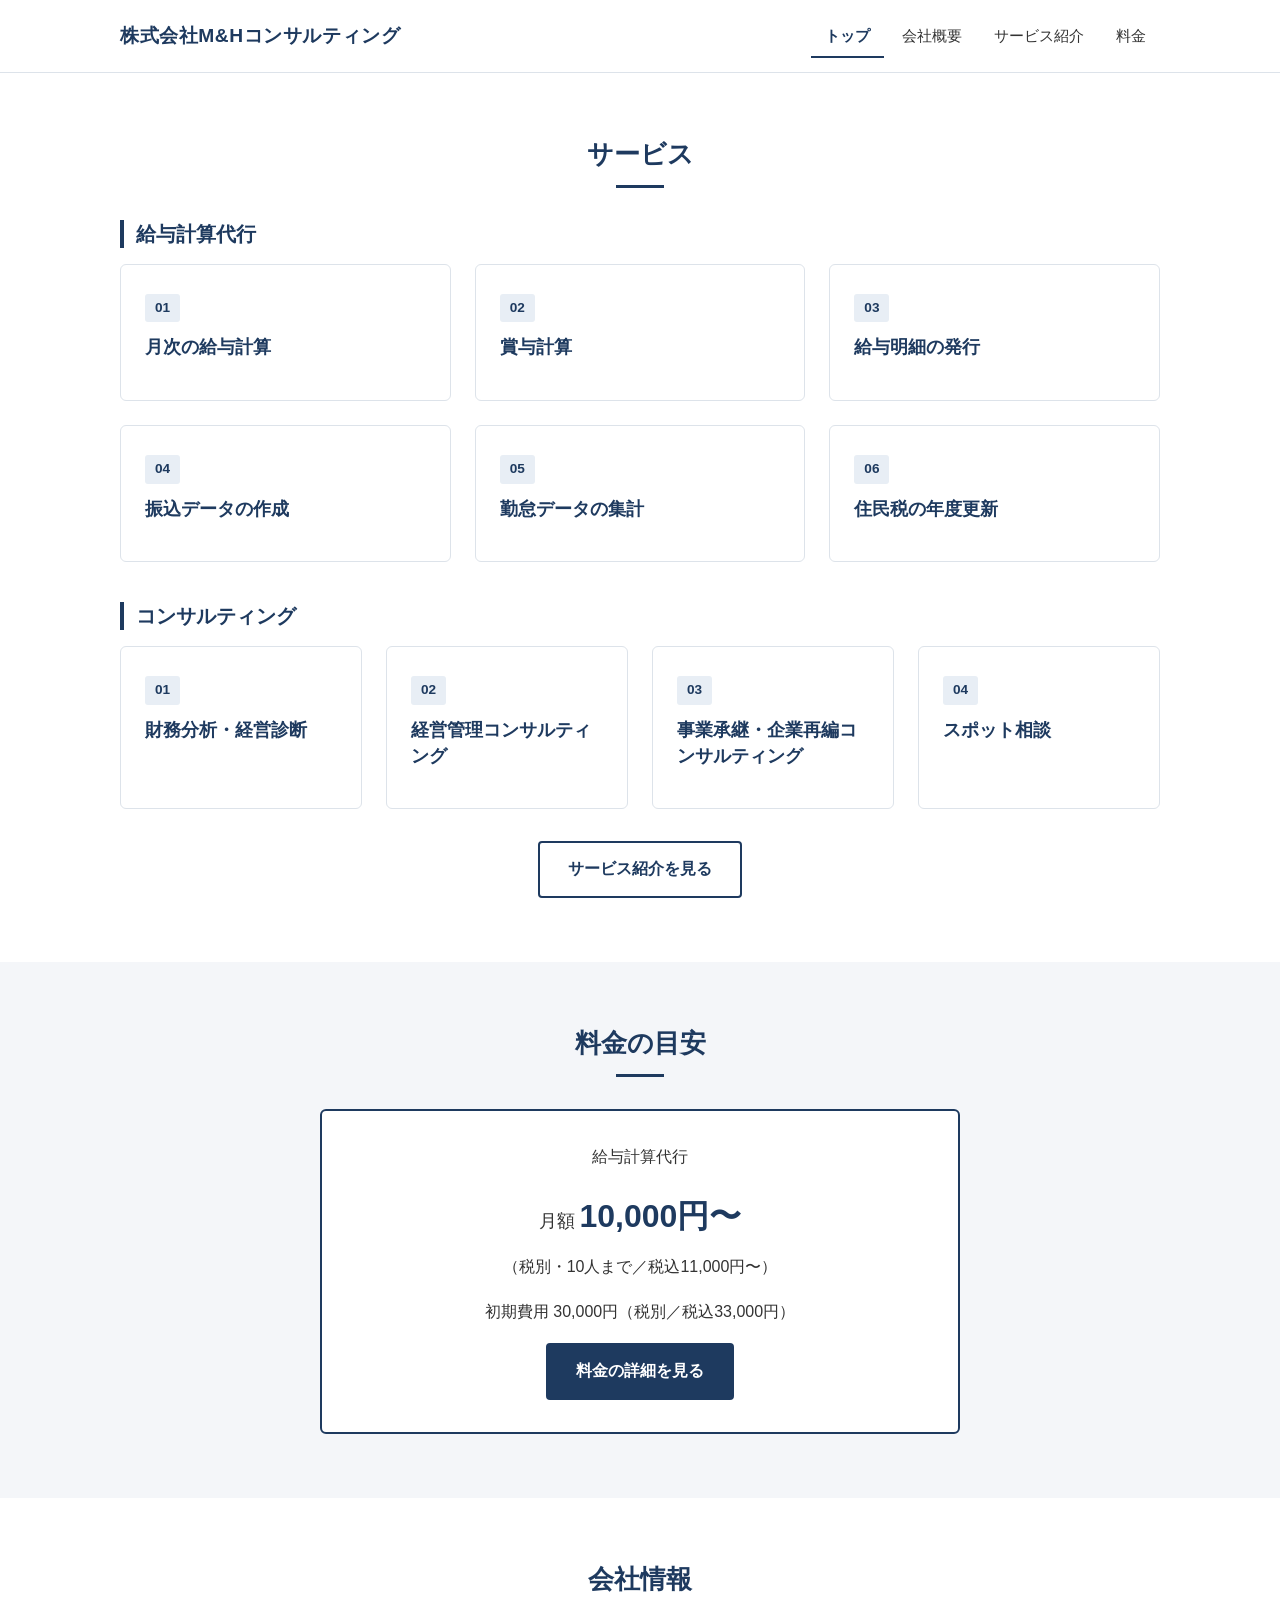
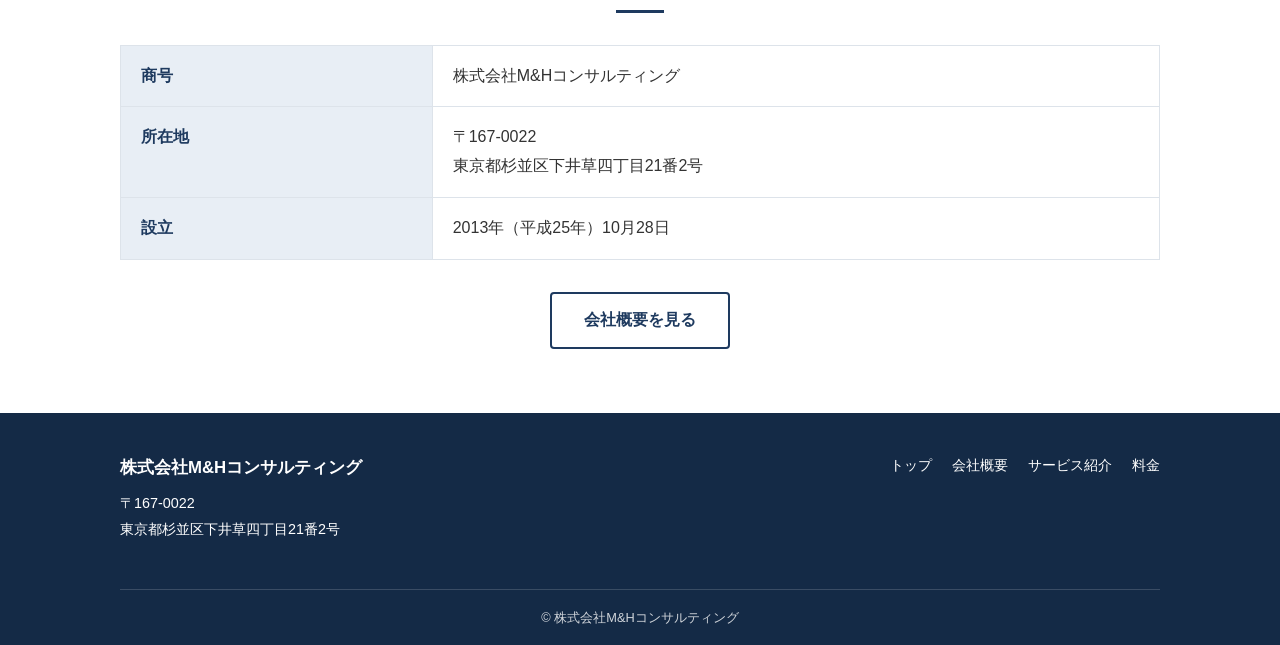
<file: index.html>
<!DOCTYPE html>
<html lang="ja">
<head>
  <meta charset="UTF-8">
  <meta name="viewport" content="width=device-width, initial-scale=1">
  <!-- ▼ページの名前（ブラウザのタブに表示されます） -->
  <title>株式会社M&amp;Hコンサルティング｜給与計算代行・経営コンサルティング</title>
  <!-- ▼検索結果に表示される説明文 -->
  <meta name="description" content="株式会社M&amp;Hコンサルティングは、東京都杉並区の会社です。月次の給与計算・賞与計算・給与明細の発行などの給与計算代行と、財務分析・経営管理・事業承継のコンサルティングを行っています。">
  <link rel="stylesheet" href="css/style.css">
</head>
<body>

  <!-- ===== ヘッダー（全ページ共通：変更するときは4ファイルすべて直してください） ===== -->
  <!-- ※トップページだけ、社名を <h1> で囲んでいます（検索エンジン向け。見た目は他のページと同じです） -->
  <header class="site-header">
    <div class="container header-inner">
      <h1 class="logo-heading"><a href="index.html" class="logo">株式会社M&amp;Hコンサルティング</a></h1>
      <nav class="global-nav" aria-label="メインメニュー">
        <ul>
          <li><a href="index.html" aria-current="page">トップ</a></li>
          <li><a href="company.html">会社概要</a></li>
          <li><a href="services.html">サービス紹介</a></li>
          <li><a href="pricing.html">料金</a></li>
        </ul>
      </nav>
    </div>
  </header>
  <!-- ===== ヘッダーここまで ===== -->

  <main>

    <!-- ===== サービス ===== -->
    <section class="section">
      <div class="container">
        <h2 class="section-title">サービス</h2>

        <h3 class="sub-title">給与計算代行</h3>
        <div class="card-grid card-grid-compact">
          <div class="card">
            <span class="card-number">01</span>
            <h4>月次の給与計算</h4>
          </div>
          <div class="card">
            <span class="card-number">02</span>
            <h4>賞与計算</h4>
          </div>
          <div class="card">
            <span class="card-number">03</span>
            <h4>給与明細の発行</h4>
          </div>
          <div class="card">
            <span class="card-number">04</span>
            <h4>振込データの作成</h4>
          </div>
          <div class="card">
            <span class="card-number">05</span>
            <h4>勤怠データの集計</h4>
          </div>
          <div class="card">
            <span class="card-number">06</span>
            <h4>住民税の年度更新</h4>
          </div>
        </div>

        <h3 class="sub-title">コンサルティング</h3>
        <div class="card-grid card-grid-4 card-grid-compact">
          <div class="card">
            <span class="card-number">01</span>
            <h4>財務分析・経営診断</h4>
          </div>
          <div class="card">
            <span class="card-number">02</span>
            <h4>経営管理コンサルティング</h4>
          </div>
          <div class="card">
            <span class="card-number">03</span>
            <h4>事業承継・企業再編コンサルティング</h4>
          </div>
          <div class="card">
            <span class="card-number">04</span>
            <h4>スポット相談</h4>
          </div>
        </div>

        <div class="section-more">
          <a href="services.html" class="btn btn-outline">サービス紹介を見る</a>
        </div>
      </div>
    </section>

    <!-- ===== 料金の目安（料金ページの金額を変えたら、ここも直してください） ===== -->
    <section class="section section-gray">
      <div class="container">
        <h2 class="section-title">料金の目安</h2>
        <div class="price-summary">
          <p>給与計算代行</p>
          <p class="price-summary-main">月額 <strong>10,000円〜</strong></p>
          <p>（税別・10人まで／税込11,000円〜）</p>
          <p>初期費用 30,000円（税別／税込33,000円）</p>
          <a href="pricing.html" class="btn btn-primary">料金の詳細を見る</a>
        </div>
      </div>
    </section>

    <!-- ===== 会社情報 ===== -->
    <section class="section">
      <div class="container">
        <h2 class="section-title">会社情報</h2>
        <table class="info-table">
          <tr>
            <th>商号</th>
            <td>株式会社M&amp;Hコンサルティング</td>
          </tr>
          <tr>
            <th>所在地</th>
            <td>〒167-0022<br>東京都杉並区下井草四丁目21番2号</td>
          </tr>
          <tr>
            <th>設立</th>
            <td>2013年（平成25年）10月28日</td>
          </tr>
        </table>
        <div class="section-more">
          <a href="company.html" class="btn btn-outline">会社概要を見る</a>
        </div>
      </div>
    </section>


  </main>

  <!-- ===== フッター（全ページ共通：変更するときは4ファイルすべて直してください） ===== -->
  <footer class="site-footer">
    <div class="container">
      <div class="footer-inner">
        <div>
          <p class="footer-name">株式会社M&amp;Hコンサルティング</p>
          <p>〒167-0022<br>東京都杉並区下井草四丁目21番2号</p>
        </div>
        <nav class="footer-nav" aria-label="フッターメニュー">
          <ul>
            <li><a href="index.html">トップ</a></li>
            <li><a href="company.html">会社概要</a></li>
            <li><a href="services.html">サービス紹介</a></li>
            <li><a href="pricing.html">料金</a></li>
          </ul>
        </nav>
      </div>
      <p class="copyright">&copy; 株式会社M&amp;Hコンサルティング</p>
    </div>
  </footer>
  <!-- ===== フッターここまで ===== -->

</body>
</html>
</file>
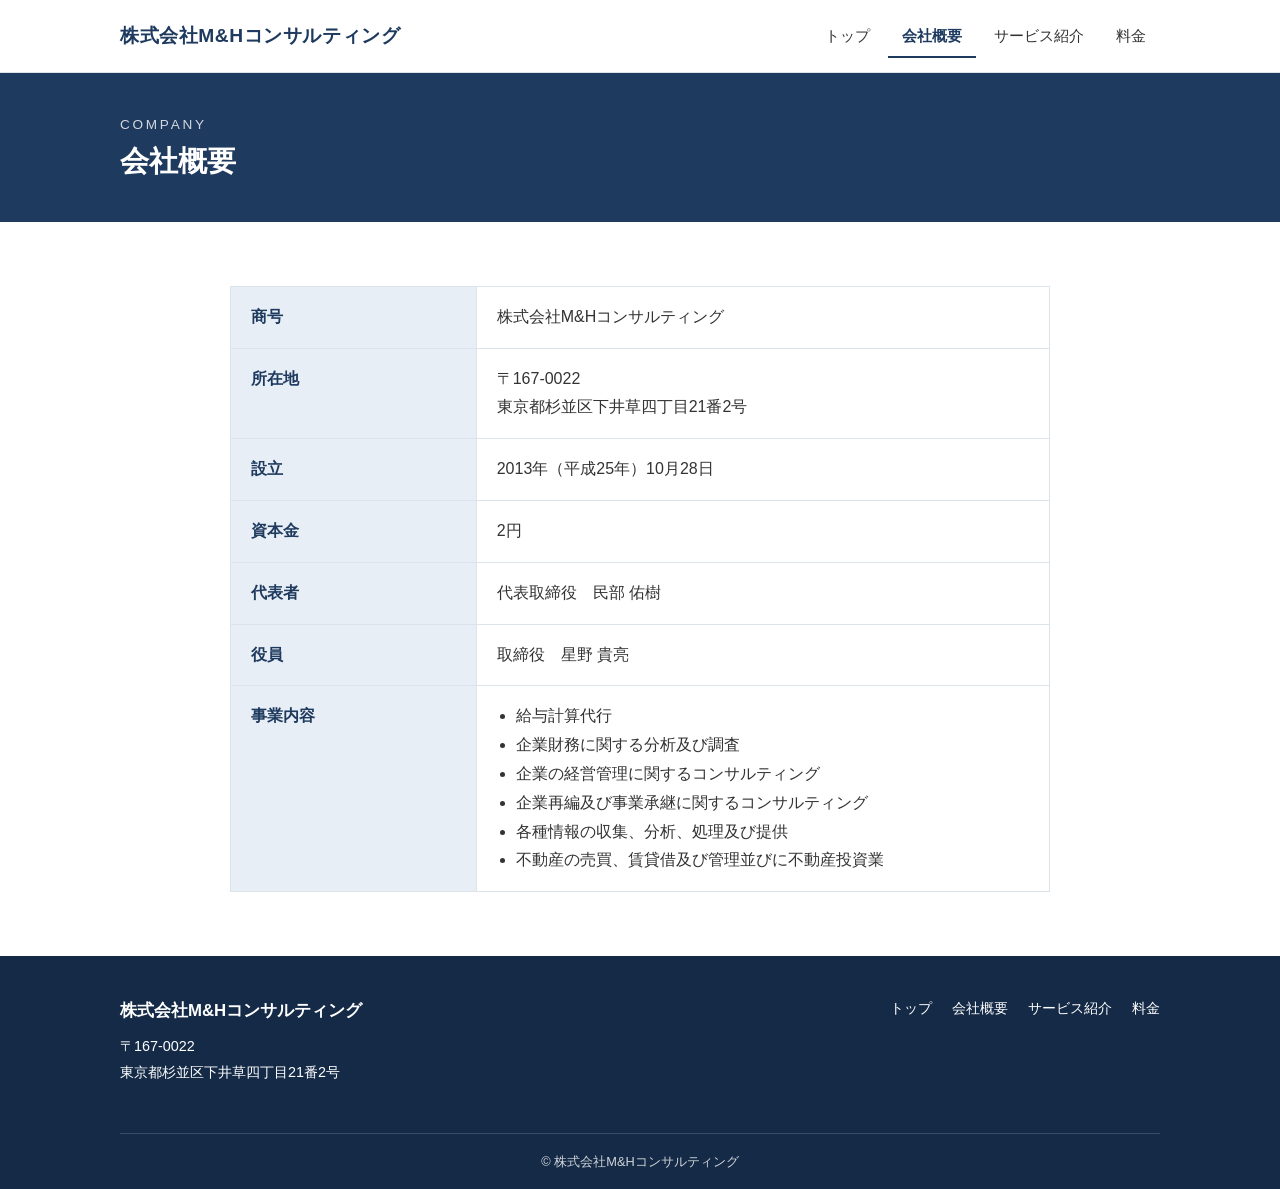
<file: company.html>
<!DOCTYPE html>
<html lang="ja">
<head>
  <meta charset="UTF-8">
  <meta name="viewport" content="width=device-width, initial-scale=1">
  <title>会社概要｜株式会社M&amp;Hコンサルティング</title>
  <meta name="description" content="株式会社M&amp;Hコンサルティングの会社概要です。">
  <link rel="stylesheet" href="css/style.css">
</head>
<body>

  <!-- ===== ヘッダー（全ページ共通：変更するときは4ファイルすべて直してください） ===== -->
  <header class="site-header">
    <div class="container header-inner">
      <a href="index.html" class="logo">株式会社M&amp;Hコンサルティング</a>
      <nav class="global-nav" aria-label="メインメニュー">
        <ul>
          <li><a href="index.html">トップ</a></li>
          <li><a href="company.html" aria-current="page">会社概要</a></li>
          <li><a href="services.html">サービス紹介</a></li>
          <li><a href="pricing.html">料金</a></li>
        </ul>
      </nav>
    </div>
  </header>
  <!-- ===== ヘッダーここまで ===== -->

  <main>

    <div class="page-header">
      <div class="container">
        <p class="page-header-en">COMPANY</p>
        <h1>会社概要</h1>
      </div>
    </div>

    <!-- ===== 会社概要の表 ===== -->
    <section class="section">
      <div class="container container-narrow">
        <!-- 行を消すときは <tr> から </tr> までをまとめて消してください -->
        <table class="info-table">
          <tr>
            <th>商号</th>
            <td>株式会社M&amp;Hコンサルティング</td>
          </tr>
          <tr>
            <th>所在地</th>
            <td>〒167-0022<br>東京都杉並区下井草四丁目21番2号</td>
          </tr>
          <tr>
            <th>設立</th>
            <td>2013年（平成25年）10月28日</td>
          </tr>
          <tr>
            <th>資本金</th>
            <td>2円</td>
          </tr>
          <tr>
            <th>代表者</th>
            <td>代表取締役　民部 佑樹</td>
          </tr>
          <tr>
            <th>役員</th>
            <td>取締役　星野 貴亮</td>
          </tr>
          <tr>
            <th>事業内容</th>
            <td>
              <!-- 2行目以降は登記簿謄本の「目的」のとおりです -->
              <ul class="plain-list">
                <li>給与計算代行</li>
                <li>企業財務に関する分析及び調査</li>
                <li>企業の経営管理に関するコンサルティング</li>
                <li>企業再編及び事業承継に関するコンサルティング</li>
                <li>各種情報の収集、分析、処理及び提供</li>
                <li>不動産の売買、賃貸借及び管理並びに不動産投資業</li>
              </ul>
            </td>
          </tr>
        </table>
      </div>
    </section>

  </main>

  <!-- ===== フッター（全ページ共通：変更するときは4ファイルすべて直してください） ===== -->
  <footer class="site-footer">
    <div class="container">
      <div class="footer-inner">
        <div>
          <p class="footer-name">株式会社M&amp;Hコンサルティング</p>
          <p>〒167-0022<br>東京都杉並区下井草四丁目21番2号</p>
        </div>
        <nav class="footer-nav" aria-label="フッターメニュー">
          <ul>
            <li><a href="index.html">トップ</a></li>
            <li><a href="company.html">会社概要</a></li>
            <li><a href="services.html">サービス紹介</a></li>
            <li><a href="pricing.html">料金</a></li>
          </ul>
        </nav>
      </div>
      <p class="copyright">&copy; 株式会社M&amp;Hコンサルティング</p>
    </div>
  </footer>
  <!-- ===== フッターここまで ===== -->

</body>
</html>
</file>
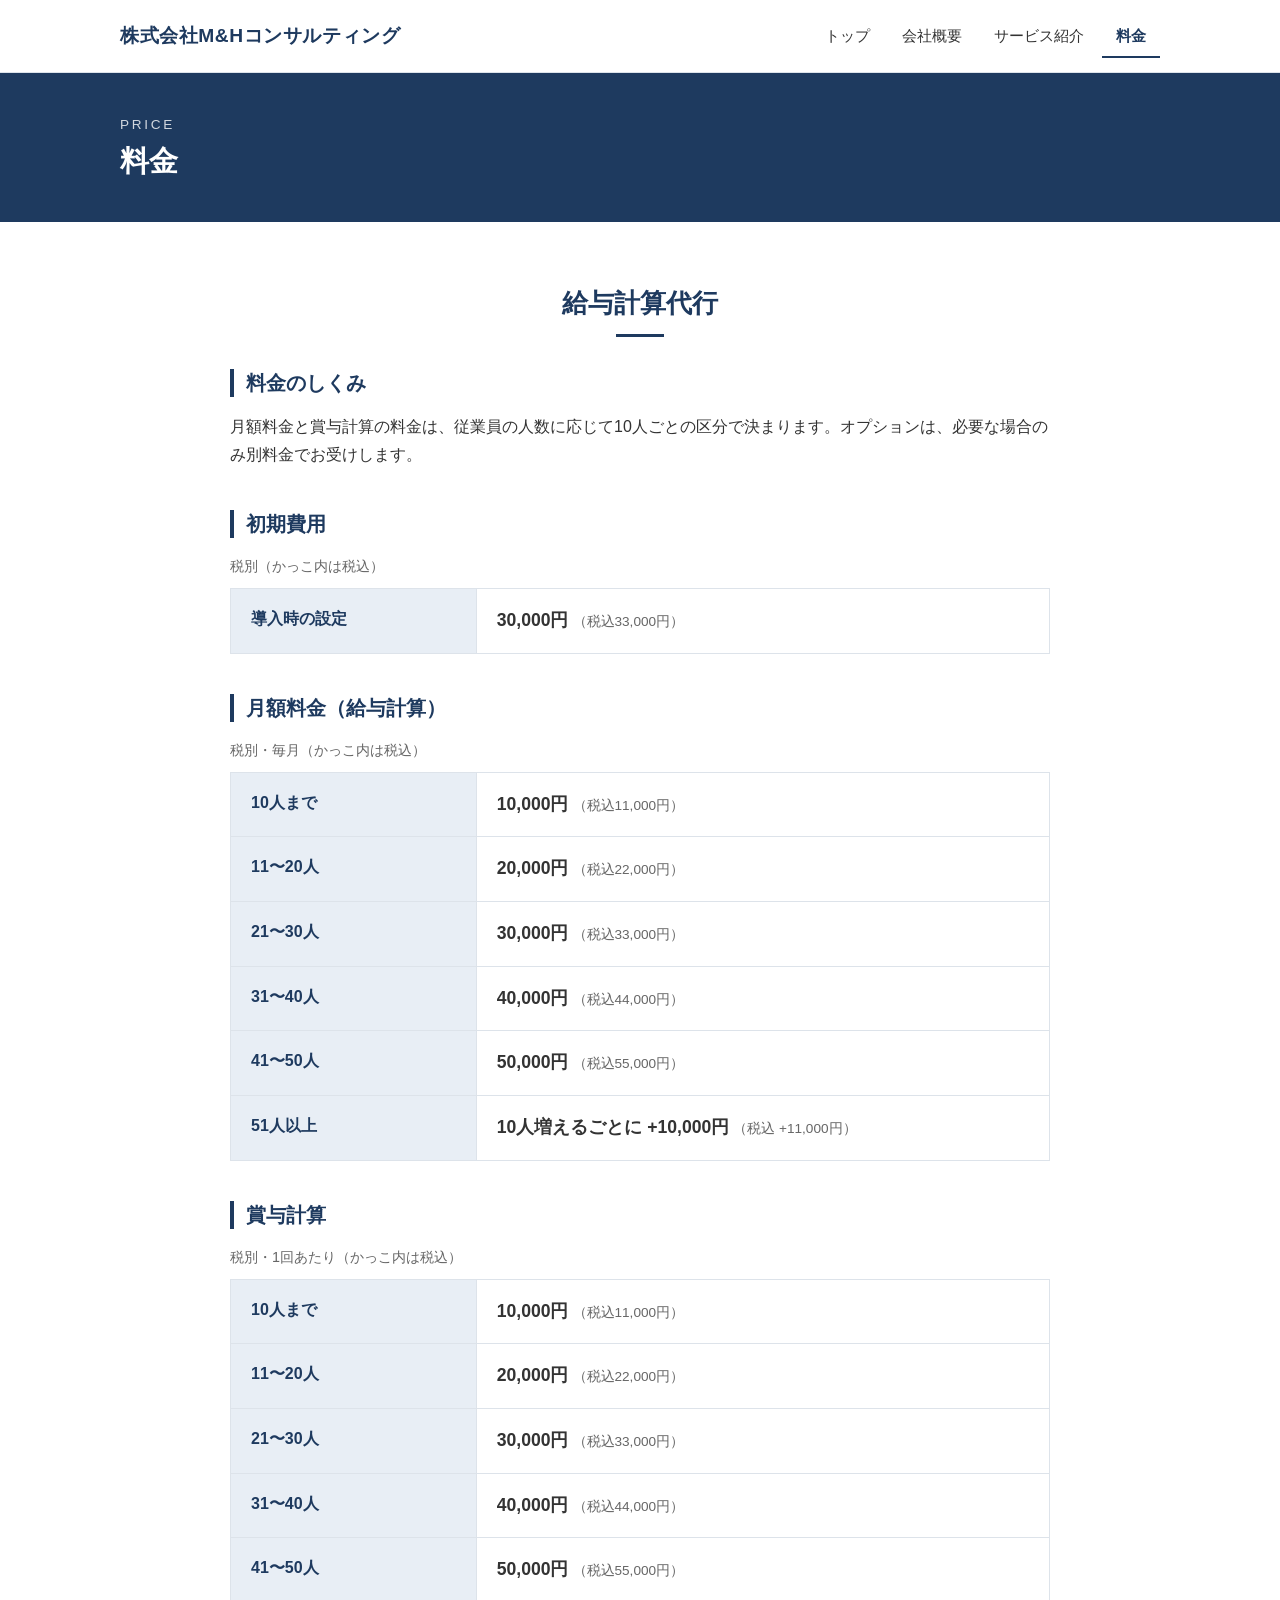
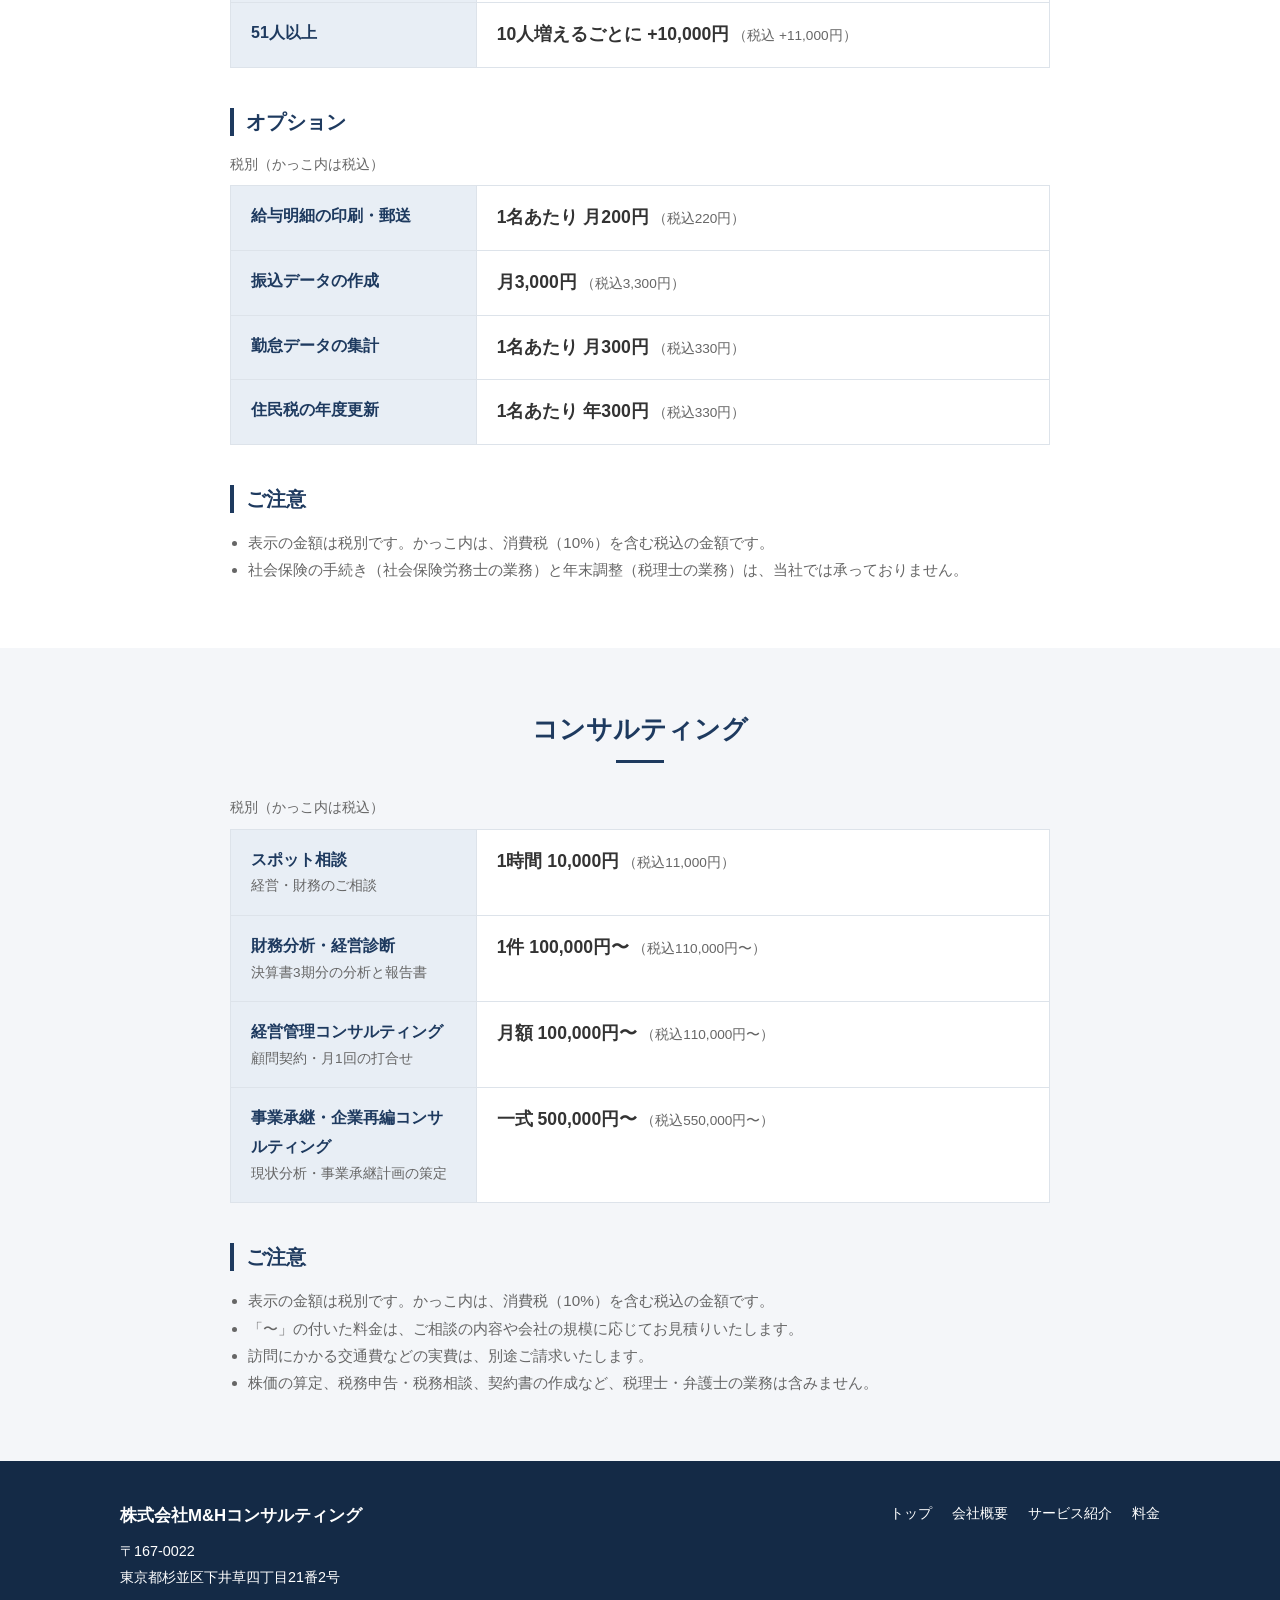
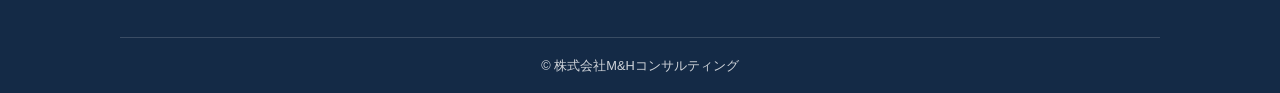
<file: pricing.html>
<!DOCTYPE html>
<html lang="ja">
<head>
  <meta charset="UTF-8">
  <meta name="viewport" content="width=device-width, initial-scale=1">
  <title>料金｜株式会社M&amp;Hコンサルティング</title>
  <meta name="description" content="株式会社M&amp;Hコンサルティングの給与計算代行とコンサルティングの料金です。">
  <link rel="stylesheet" href="css/style.css">
</head>
<body>

  <!-- ===== ヘッダー（全ページ共通：変更するときは4ファイルすべて直してください） ===== -->
  <header class="site-header">
    <div class="container header-inner">
      <a href="index.html" class="logo">株式会社M&amp;Hコンサルティング</a>
      <nav class="global-nav" aria-label="メインメニュー">
        <ul>
          <li><a href="index.html">トップ</a></li>
          <li><a href="company.html">会社概要</a></li>
          <li><a href="services.html">サービス紹介</a></li>
          <li><a href="pricing.html" aria-current="page">料金</a></li>
        </ul>
      </nav>
    </div>
  </header>
  <!-- ===== ヘッダーここまで ===== -->

  <main>

    <div class="page-header">
      <div class="container">
        <p class="page-header-en">PRICE</p>
        <h1>料金</h1>
      </div>
    </div>

    <!--
      金額を直すときの注意
      ・トップページ（index.html）の「料金の目安」にも同じ金額が書いてあります。
      ・税込の金額（かっこ内）は、税別の金額 × 1.1 です。税別の金額を変えたら、税込の金額も直してください。
    -->

    <!-- ===================== 給与計算代行の料金 ===================== -->
    <section class="section">
      <div class="container container-narrow">
        <h2 class="section-title">給与計算代行</h2>

        <h3 class="sub-title">料金のしくみ</h3>
        <p>月額料金と賞与計算の料金は、従業員の人数に応じて10人ごとの区分で決まります。オプションは、必要な場合のみ別料金でお受けします。</p>

        <!-- ===== 初期費用 ===== -->
        <h3 class="sub-title">初期費用</h3>
        <table class="price-table">
          <caption>税別（かっこ内は税込）</caption>
          <tr>
            <th>導入時の設定</th>
            <td>30,000円<span class="tax-in">（税込33,000円）</span></td>
          </tr>
        </table>

        <!-- ===== 月額料金（10人ごとの区分） ===== -->
        <h3 class="sub-title">月額料金（給与計算）</h3>
        <table class="price-table">
          <caption>税別・毎月（かっこ内は税込）</caption>
          <tr>
            <th>10人まで</th>
            <td>10,000円<span class="tax-in">（税込11,000円）</span></td>
          </tr>
          <tr>
            <th>11〜20人</th>
            <td>20,000円<span class="tax-in">（税込22,000円）</span></td>
          </tr>
          <tr>
            <th>21〜30人</th>
            <td>30,000円<span class="tax-in">（税込33,000円）</span></td>
          </tr>
          <tr>
            <th>31〜40人</th>
            <td>40,000円<span class="tax-in">（税込44,000円）</span></td>
          </tr>
          <tr>
            <th>41〜50人</th>
            <td>50,000円<span class="tax-in">（税込55,000円）</span></td>
          </tr>
          <tr>
            <th>51人以上</th>
            <td>10人増えるごとに +10,000円<span class="tax-in">（税込 +11,000円）</span></td>
          </tr>
        </table>

        <!-- ===== 賞与計算（10人ごとの区分） ===== -->
        <h3 class="sub-title">賞与計算</h3>
        <table class="price-table">
          <caption>税別・1回あたり（かっこ内は税込）</caption>
          <tr>
            <th>10人まで</th>
            <td>10,000円<span class="tax-in">（税込11,000円）</span></td>
          </tr>
          <tr>
            <th>11〜20人</th>
            <td>20,000円<span class="tax-in">（税込22,000円）</span></td>
          </tr>
          <tr>
            <th>21〜30人</th>
            <td>30,000円<span class="tax-in">（税込33,000円）</span></td>
          </tr>
          <tr>
            <th>31〜40人</th>
            <td>40,000円<span class="tax-in">（税込44,000円）</span></td>
          </tr>
          <tr>
            <th>41〜50人</th>
            <td>50,000円<span class="tax-in">（税込55,000円）</span></td>
          </tr>
          <tr>
            <th>51人以上</th>
            <td>10人増えるごとに +10,000円<span class="tax-in">（税込 +11,000円）</span></td>
          </tr>
        </table>

        <!-- ===== オプション ===== -->
        <h3 class="sub-title">オプション</h3>
        <table class="price-table">
          <caption>税別（かっこ内は税込）</caption>
          <tr>
            <th>給与明細の印刷・郵送</th>
            <td>1名あたり 月200円<span class="tax-in">（税込220円）</span></td>
          </tr>
          <tr>
            <th>振込データの作成</th>
            <td>月3,000円<span class="tax-in">（税込3,300円）</span></td>
          </tr>
          <tr>
            <th>勤怠データの集計</th>
            <td>1名あたり 月300円<span class="tax-in">（税込330円）</span></td>
          </tr>
          <tr>
            <th>住民税の年度更新</th>
            <td>1名あたり 年300円<span class="tax-in">（税込330円）</span></td>
          </tr>
        </table>

        <h3 class="sub-title">ご注意</h3>
        <ul class="note-list">
          <li>表示の金額は税別です。かっこ内は、消費税（10%）を含む税込の金額です。</li>
          <li>社会保険の手続き（社会保険労務士の業務）と年末調整（税理士の業務）は、当社では承っておりません。</li>
        </ul>
      </div>
    </section>

    <!-- ===================== コンサルティングの料金 ===================== -->
    <section class="section section-gray">
      <div class="container container-narrow">
        <h2 class="section-title">コンサルティング</h2>

        <table class="price-table">
          <caption>税別（かっこ内は税込）</caption>
          <tr>
            <th>スポット相談<span class="th-sub">経営・財務のご相談</span></th>
            <td>1時間 10,000円<span class="tax-in">（税込11,000円）</span></td>
          </tr>
          <tr>
            <th>財務分析・経営診断<span class="th-sub">決算書3期分の分析と報告書</span></th>
            <td>1件 100,000円〜<span class="tax-in">（税込110,000円〜）</span></td>
          </tr>
          <tr>
            <th>経営管理コンサルティング<span class="th-sub">顧問契約・月1回の打合せ</span></th>
            <td>月額 100,000円〜<span class="tax-in">（税込110,000円〜）</span></td>
          </tr>
          <tr>
            <th>事業承継・企業再編コンサルティング<span class="th-sub">現状分析・事業承継計画の策定</span></th>
            <td>一式 500,000円〜<span class="tax-in">（税込550,000円〜）</span></td>
          </tr>
        </table>

        <h3 class="sub-title">ご注意</h3>
        <ul class="note-list">
          <li>表示の金額は税別です。かっこ内は、消費税（10%）を含む税込の金額です。</li>
          <li>「〜」の付いた料金は、ご相談の内容や会社の規模に応じてお見積りいたします。</li>
          <li>訪問にかかる交通費などの実費は、別途ご請求いたします。</li>
          <li>株価の算定、税務申告・税務相談、契約書の作成など、税理士・弁護士の業務は含みません。</li>
        </ul>
      </div>
    </section>

  </main>

  <!-- ===== フッター（全ページ共通：変更するときは4ファイルすべて直してください） ===== -->
  <footer class="site-footer">
    <div class="container">
      <div class="footer-inner">
        <div>
          <p class="footer-name">株式会社M&amp;Hコンサルティング</p>
          <p>〒167-0022<br>東京都杉並区下井草四丁目21番2号</p>
        </div>
        <nav class="footer-nav" aria-label="フッターメニュー">
          <ul>
            <li><a href="index.html">トップ</a></li>
            <li><a href="company.html">会社概要</a></li>
            <li><a href="services.html">サービス紹介</a></li>
            <li><a href="pricing.html">料金</a></li>
          </ul>
        </nav>
      </div>
      <p class="copyright">&copy; 株式会社M&amp;Hコンサルティング</p>
    </div>
  </footer>
  <!-- ===== フッターここまで ===== -->

</body>
</html>
</file>
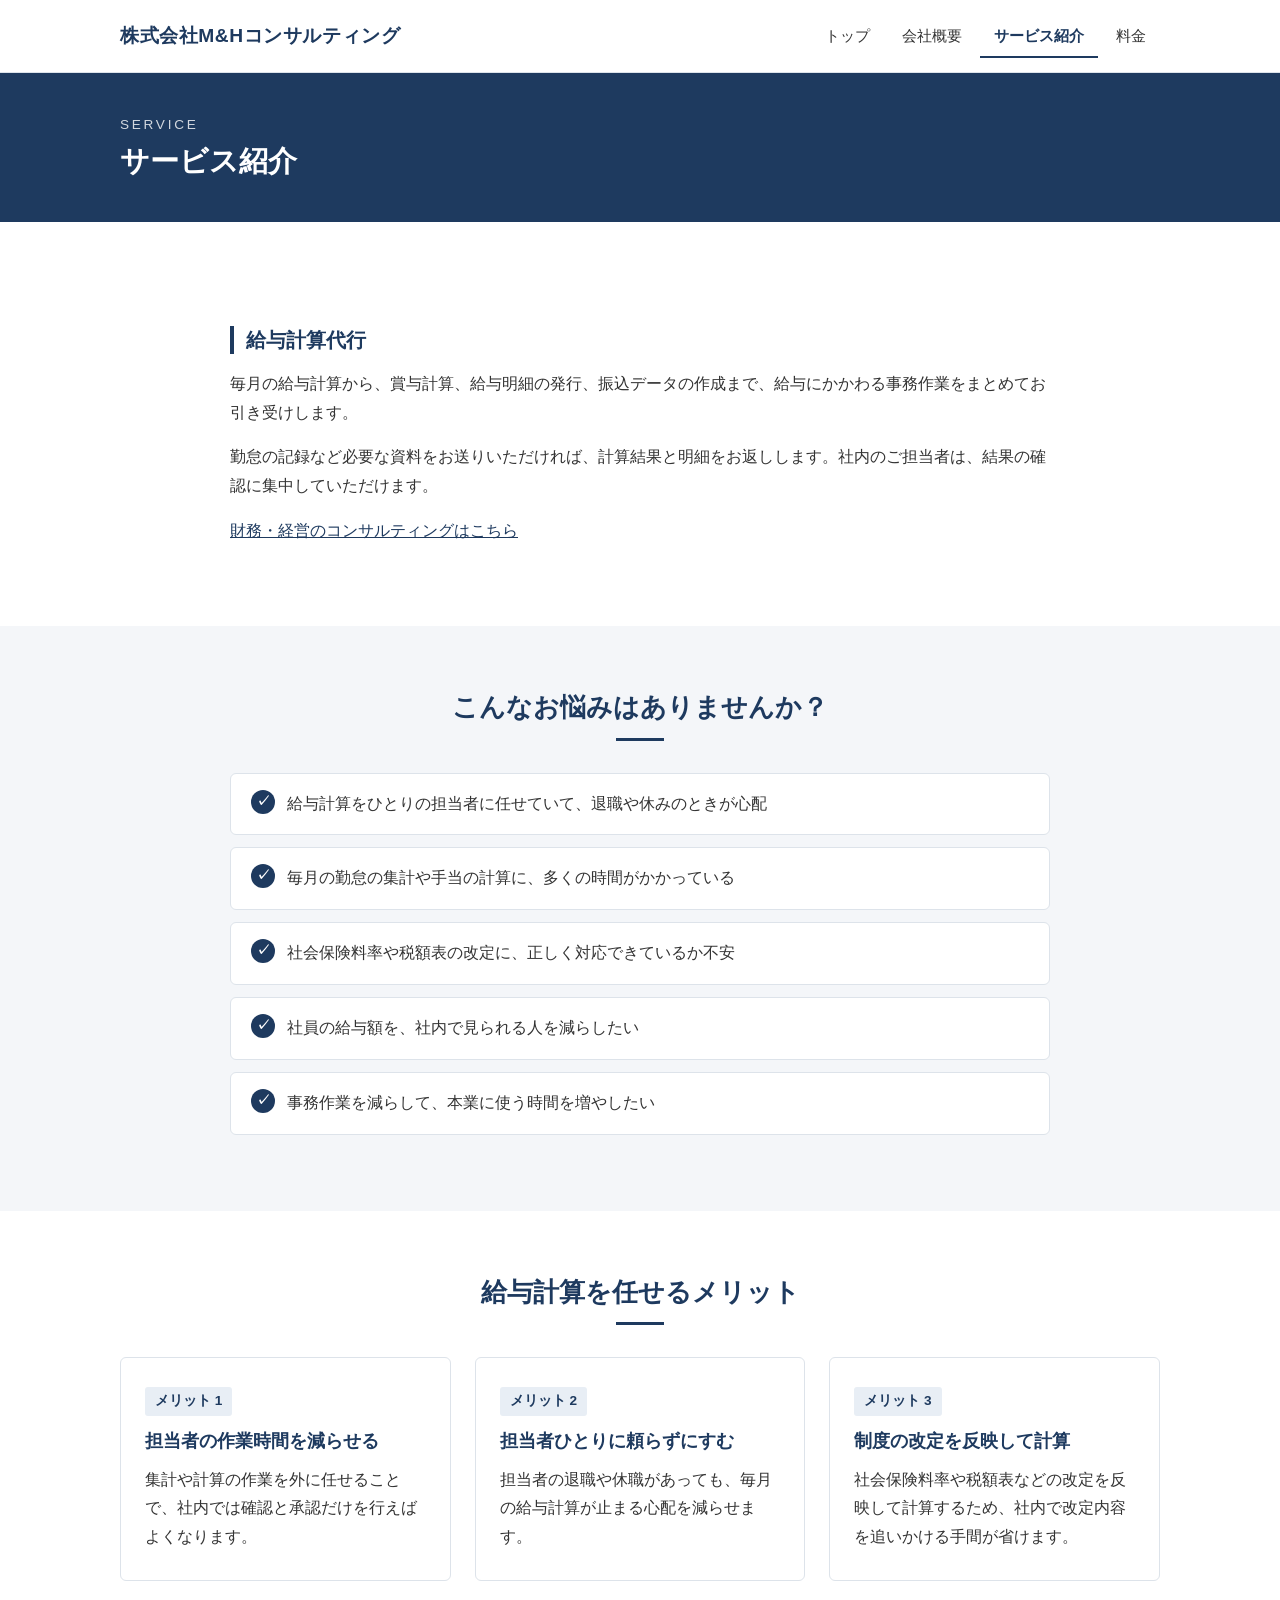
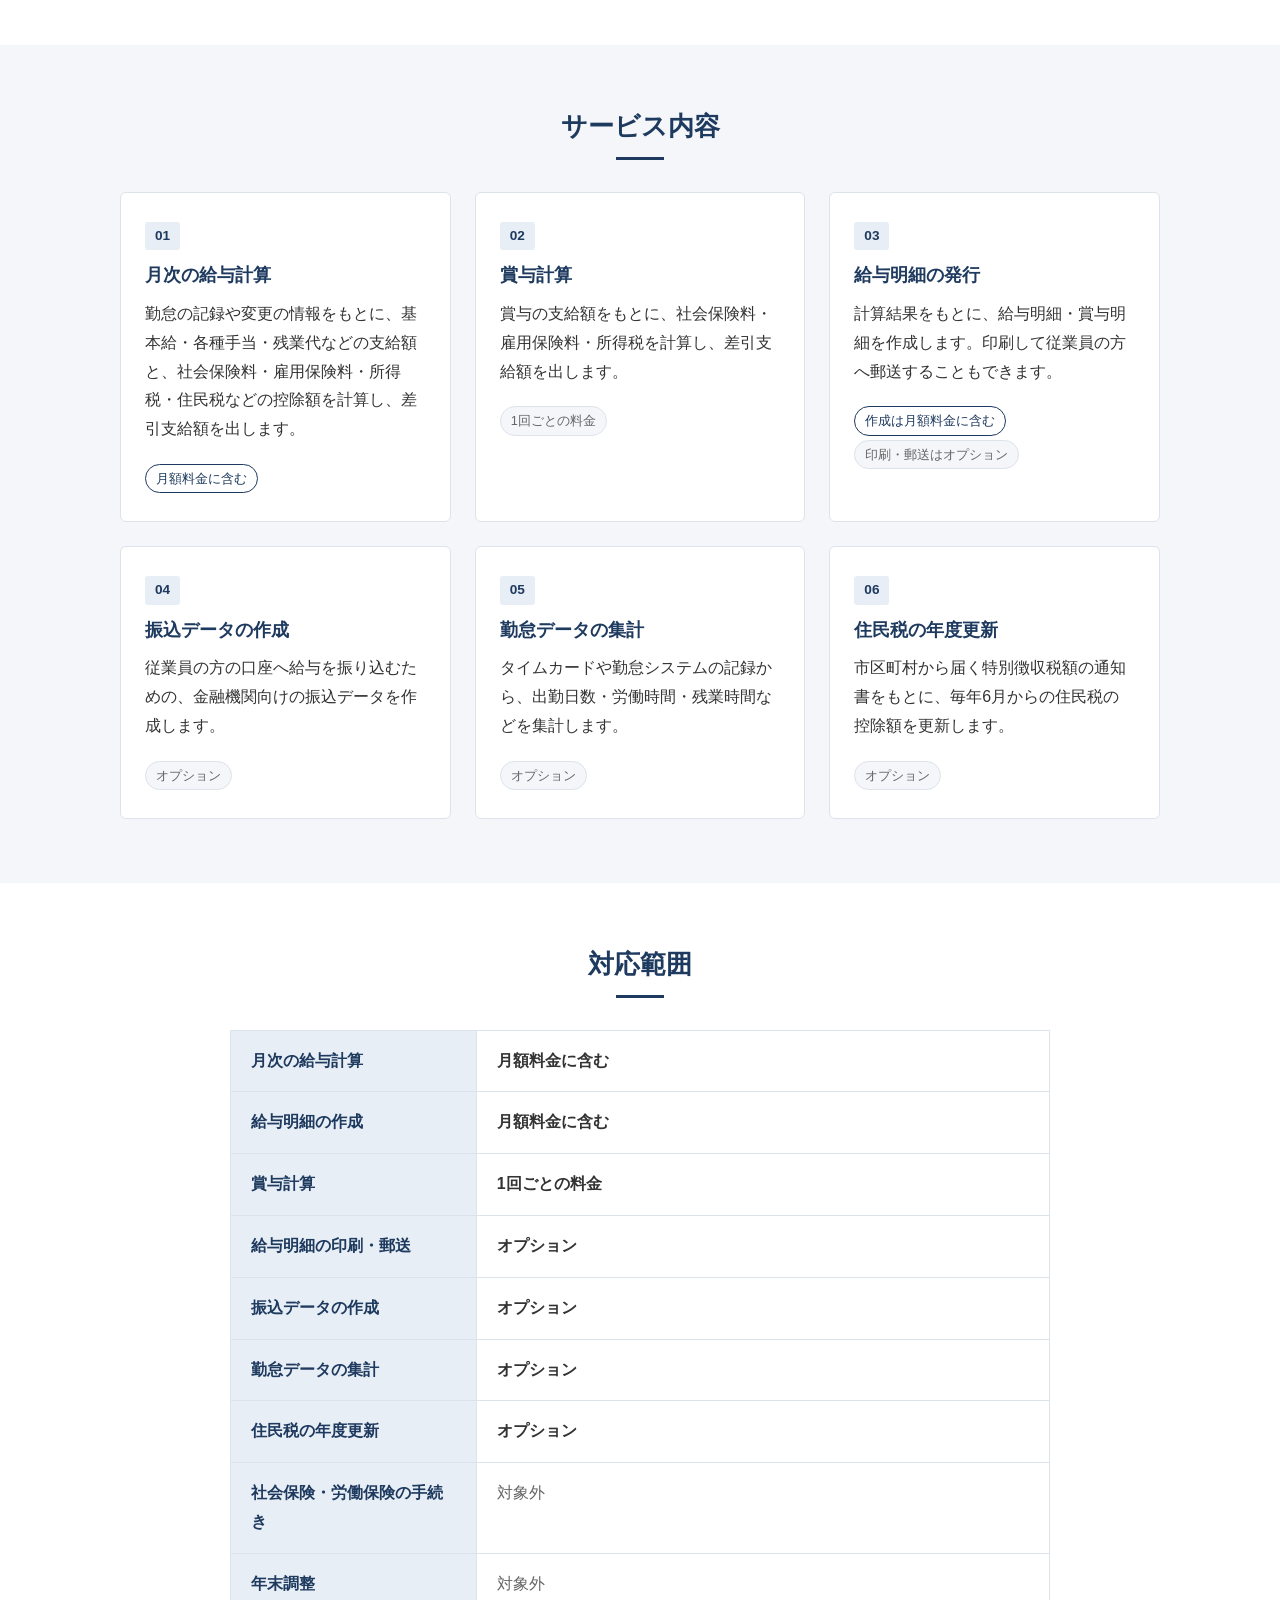
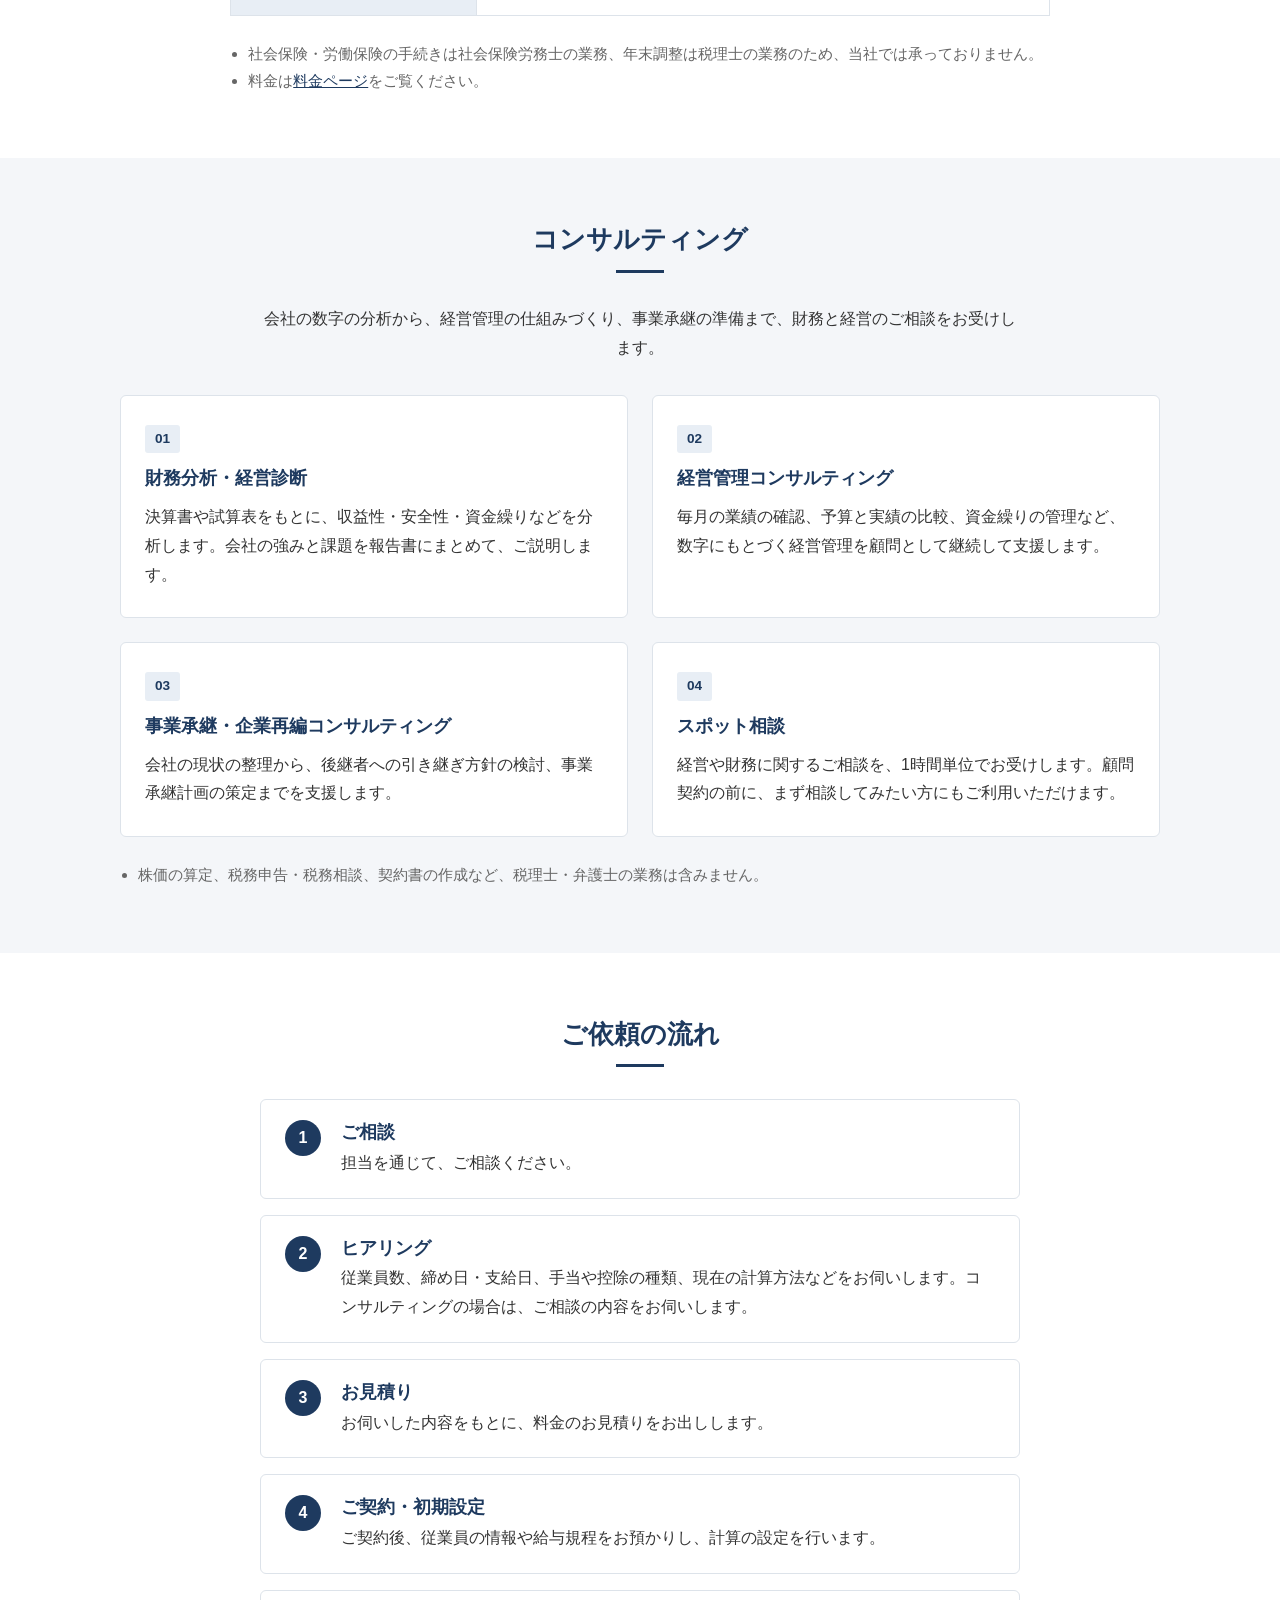
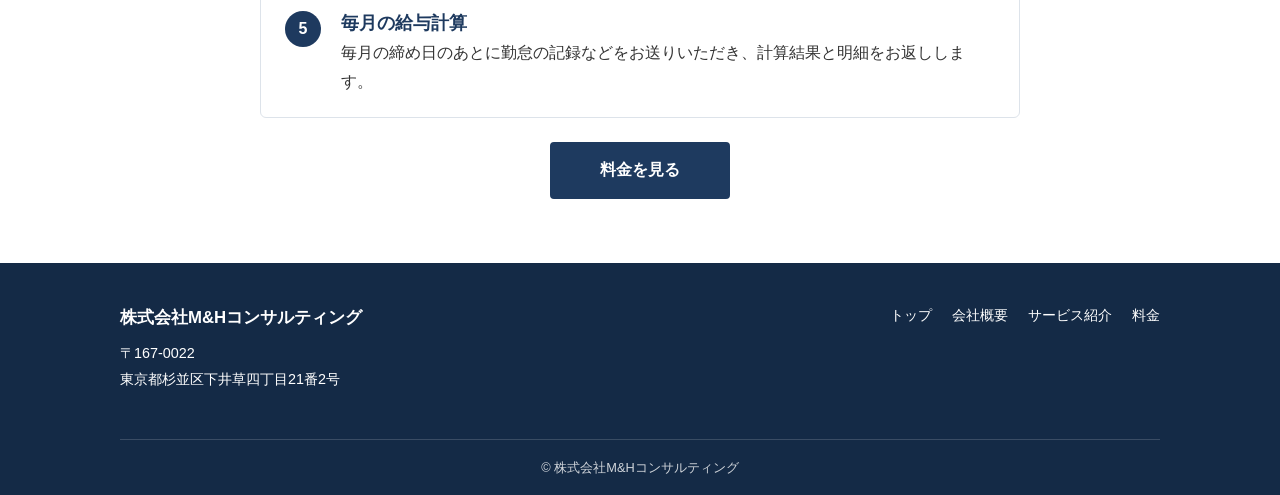
<file: services.html>
<!DOCTYPE html>
<html lang="ja">
<head>
  <meta charset="UTF-8">
  <meta name="viewport" content="width=device-width, initial-scale=1">
  <title>サービス紹介｜株式会社M&amp;Hコンサルティング</title>
  <meta name="description" content="株式会社M&amp;Hコンサルティングの給与計算代行と、財務・経営のコンサルティングのご紹介です。">
  <link rel="stylesheet" href="css/style.css">
</head>
<body>

  <!-- ===== ヘッダー（全ページ共通：変更するときは4ファイルすべて直してください） ===== -->
  <header class="site-header">
    <div class="container header-inner">
      <a href="index.html" class="logo">株式会社M&amp;Hコンサルティング</a>
      <nav class="global-nav" aria-label="メインメニュー">
        <ul>
          <li><a href="index.html">トップ</a></li>
          <li><a href="company.html">会社概要</a></li>
          <li><a href="services.html" aria-current="page">サービス紹介</a></li>
          <li><a href="pricing.html">料金</a></li>
        </ul>
      </nav>
    </div>
  </header>
  <!-- ===== ヘッダーここまで ===== -->

  <main>

    <div class="page-header">
      <div class="container">
        <p class="page-header-en">SERVICE</p>
        <h1>サービス紹介</h1>
      </div>
    </div>

    <!-- ===== 紹介文 ===== -->
    <section class="section">
      <div class="container container-narrow">
        <h2 class="sub-title">給与計算代行</h2>
        <p>毎月の給与計算から、賞与計算、給与明細の発行、振込データの作成まで、給与にかかわる事務作業をまとめてお引き受けします。</p>
        <p>勤怠の記録など必要な資料をお送りいただければ、計算結果と明細をお返しします。社内のご担当者は、結果の確認に集中していただけます。</p>
        <p><a href="#consulting">財務・経営のコンサルティングはこちら</a></p>
      </div>
    </section>

    <!-- ===== こんなお悩み ===== -->
    <section class="section section-gray">
      <div class="container container-narrow">
        <h2 class="section-title">こんなお悩みはありませんか？</h2>
        <ul class="check-list">
          <li>給与計算をひとりの担当者に任せていて、退職や休みのときが心配</li>
          <li>毎月の勤怠の集計や手当の計算に、多くの時間がかかっている</li>
          <li>社会保険料率や税額表の改定に、正しく対応できているか不安</li>
          <li>社員の給与額を、社内で見られる人を減らしたい</li>
          <li>事務作業を減らして、本業に使う時間を増やしたい</li>
        </ul>
      </div>
    </section>

    <!-- ===== 任せるメリット ===== -->
    <section class="section">
      <div class="container">
        <h2 class="section-title">給与計算を任せるメリット</h2>
        <div class="card-grid">
          <div class="card">
            <span class="card-number">メリット 1</span>
            <h3>担当者の作業時間を減らせる</h3>
            <p>集計や計算の作業を外に任せることで、社内では確認と承認だけを行えばよくなります。</p>
          </div>
          <div class="card">
            <span class="card-number">メリット 2</span>
            <h3>担当者ひとりに頼らずにすむ</h3>
            <p>担当者の退職や休職があっても、毎月の給与計算が止まる心配を減らせます。</p>
          </div>
          <div class="card">
            <span class="card-number">メリット 3</span>
            <h3>制度の改定を反映して計算</h3>
            <p>社会保険料率や税額表などの改定を反映して計算するため、社内で改定内容を追いかける手間が省けます。</p>
          </div>
        </div>
      </div>
    </section>

    <!-- ===== サービス内容（カードを増やすときは <div class="card"> から </div> までをコピー） ===== -->
    <section class="section section-gray">
      <div class="container">
        <h2 class="section-title">サービス内容</h2>
        <div class="card-grid">
          <div class="card">
            <span class="card-number">01</span>
            <h3>月次の給与計算</h3>
            <p>勤怠の記録や変更の情報をもとに、基本給・各種手当・残業代などの支給額と、社会保険料・雇用保険料・所得税・住民税などの控除額を計算し、差引支給額を出します。</p>
            <span class="tag">月額料金に含む</span>
          </div>
          <div class="card">
            <span class="card-number">02</span>
            <h3>賞与計算</h3>
            <p>賞与の支給額をもとに、社会保険料・雇用保険料・所得税を計算し、差引支給額を出します。</p>
            <span class="tag tag-sub">1回ごとの料金</span>
          </div>
          <div class="card">
            <span class="card-number">03</span>
            <h3>給与明細の発行</h3>
            <p>計算結果をもとに、給与明細・賞与明細を作成します。印刷して従業員の方へ郵送することもできます。</p>
            <span class="tag">作成は月額料金に含む</span>
            <span class="tag tag-sub">印刷・郵送はオプション</span>
          </div>
          <div class="card">
            <span class="card-number">04</span>
            <h3>振込データの作成</h3>
            <p>従業員の方の口座へ給与を振り込むための、金融機関向けの振込データを作成します。</p>
            <span class="tag tag-sub">オプション</span>
          </div>
          <div class="card">
            <span class="card-number">05</span>
            <h3>勤怠データの集計</h3>
            <p>タイムカードや勤怠システムの記録から、出勤日数・労働時間・残業時間などを集計します。</p>
            <span class="tag tag-sub">オプション</span>
          </div>
          <div class="card">
            <span class="card-number">06</span>
            <h3>住民税の年度更新</h3>
            <p>市区町村から届く特別徴収税額の通知書をもとに、毎年6月からの住民税の控除額を更新します。</p>
            <span class="tag tag-sub">オプション</span>
          </div>
        </div>
      </div>
    </section>

    <!-- ===== 対応範囲 ===== -->
    <section class="section">
      <div class="container container-narrow">
        <h2 class="section-title">対応範囲</h2>
        <table class="price-table scope-table">
          <tr>
            <th>月次の給与計算</th>
            <td>月額料金に含む</td>
          </tr>
          <tr>
            <th>給与明細の作成</th>
            <td>月額料金に含む</td>
          </tr>
          <tr>
            <th>賞与計算</th>
            <td>1回ごとの料金</td>
          </tr>
          <tr>
            <th>給与明細の印刷・郵送</th>
            <td>オプション</td>
          </tr>
          <tr>
            <th>振込データの作成</th>
            <td>オプション</td>
          </tr>
          <tr>
            <th>勤怠データの集計</th>
            <td>オプション</td>
          </tr>
          <tr>
            <th>住民税の年度更新</th>
            <td>オプション</td>
          </tr>
          <tr>
            <th>社会保険・労働保険の手続き</th>
            <td class="is-out">対象外</td>
          </tr>
          <tr>
            <th>年末調整</th>
            <td class="is-out">対象外</td>
          </tr>
        </table>
        <ul class="note-list">
          <li>社会保険・労働保険の手続きは社会保険労務士の業務、年末調整は税理士の業務のため、当社では承っておりません。</li>
          <li>料金は<a href="pricing.html">料金ページ</a>をご覧ください。</li>
        </ul>
      </div>
    </section>

    <!-- ===== コンサルティング ===== -->
    <section class="section section-gray" id="consulting">
      <div class="container">
        <h2 class="section-title">コンサルティング</h2>
        <p class="section-lead">会社の数字の分析から、経営管理の仕組みづくり、事業承継の準備まで、財務と経営のご相談をお受けします。</p>
        <div class="card-grid card-grid-2">
          <div class="card">
            <span class="card-number">01</span>
            <h3>財務分析・経営診断</h3>
            <p>決算書や試算表をもとに、収益性・安全性・資金繰りなどを分析します。会社の強みと課題を報告書にまとめて、ご説明します。</p>
          </div>
          <div class="card">
            <span class="card-number">02</span>
            <h3>経営管理コンサルティング</h3>
            <p>毎月の業績の確認、予算と実績の比較、資金繰りの管理など、数字にもとづく経営管理を顧問として継続して支援します。</p>
          </div>
          <div class="card">
            <span class="card-number">03</span>
            <h3>事業承継・企業再編コンサルティング</h3>
            <p>会社の現状の整理から、後継者への引き継ぎ方針の検討、事業承継計画の策定までを支援します。</p>
          </div>
          <div class="card">
            <span class="card-number">04</span>
            <h3>スポット相談</h3>
            <p>経営や財務に関するご相談を、1時間単位でお受けします。顧問契約の前に、まず相談してみたい方にもご利用いただけます。</p>
          </div>
        </div>
        <ul class="note-list">
          <li>株価の算定、税務申告・税務相談、契約書の作成など、税理士・弁護士の業務は含みません。</li>
        </ul>
      </div>
    </section>

    <!-- ===== ご依頼の流れ ===== -->
    <section class="section">
      <div class="container">
        <h2 class="section-title">ご依頼の流れ</h2>
        <ol class="flow">
          <li>
            <h3>ご相談</h3>
            <p>担当を通じて、ご相談ください。</p>
          </li>
          <li>
            <h3>ヒアリング</h3>
            <p>従業員数、締め日・支給日、手当や控除の種類、現在の計算方法などをお伺いします。コンサルティングの場合は、ご相談の内容をお伺いします。</p>
          </li>
          <li>
            <h3>お見積り</h3>
            <p>お伺いした内容をもとに、料金のお見積りをお出しします。</p>
          </li>
          <li>
            <h3>ご契約・初期設定</h3>
            <p>ご契約後、従業員の情報や給与規程をお預かりし、計算の設定を行います。</p>
          </li>
          <li>
            <h3>毎月の給与計算</h3>
            <p>毎月の締め日のあとに勤怠の記録などをお送りいただき、計算結果と明細をお返しします。</p>
          </li>
        </ol>
        <div class="btn-group btn-group-center">
          <a href="pricing.html" class="btn btn-primary">料金を見る</a>
        </div>
      </div>
    </section>


  </main>

  <!-- ===== フッター（全ページ共通：変更するときは4ファイルすべて直してください） ===== -->
  <footer class="site-footer">
    <div class="container">
      <div class="footer-inner">
        <div>
          <p class="footer-name">株式会社M&amp;Hコンサルティング</p>
          <p>〒167-0022<br>東京都杉並区下井草四丁目21番2号</p>
        </div>
        <nav class="footer-nav" aria-label="フッターメニュー">
          <ul>
            <li><a href="index.html">トップ</a></li>
            <li><a href="company.html">会社概要</a></li>
            <li><a href="services.html">サービス紹介</a></li>
            <li><a href="pricing.html">料金</a></li>
          </ul>
        </nav>
      </div>
      <p class="copyright">&copy; 株式会社M&amp;Hコンサルティング</p>
    </div>
  </footer>
  <!-- ===== フッターここまで ===== -->

</body>
</html>
</file>
<file: css/style.css>
@charset "UTF-8";

/* =========================================================
   株式会社M&Hコンサルティング 共通スタイル
   ---------------------------------------------------------
   ・サイト全体の色は、すぐ下の「色の設定」で変更できます。
   ・このファイルは4ページすべてで共通です。
   ========================================================= */

/* ---------- 色・文字・幅の設定（ここを変えるとサイト全体が変わります） ---------- */
:root {
  --color-main: #1e3a5f;        /* メインの色（濃い紺）：見出し・ボタン・フッター */
  --color-main-dark: #142a46;   /* メインの色の濃いめ：ボタンにマウスを乗せたとき */
  --color-main-light: #e8eef5;  /* メインの色の薄いめ：表の見出し・番号の背景 */
  --color-text: #333333;        /* 本文の文字色 */
  --color-text-light: #666666;  /* 補足の文字色 */
  --color-bg: #ffffff;          /* 基本の背景色 */
  --color-bg-gray: #f4f6f9;     /* 区切り用の薄いグレーの背景色 */
  --color-border: #dde3ea;      /* 線の色 */

  --font-base: "Hiragino Kaku Gothic ProN", "Hiragino Sans", "Noto Sans JP",
    "Yu Gothic", "YuGothic", Meiryo, sans-serif;

  --max-width: 1080px;          /* ページの最大の横幅 */
}

/* ---------- 基本 ---------- */
*,
*::before,
*::after {
  box-sizing: border-box;
}

html {
  -webkit-text-size-adjust: 100%;
}

body {
  margin: 0;
  font-family: var(--font-base);
  font-size: 16px;
  line-height: 1.8;
  color: var(--color-text);
  background: var(--color-bg);
}

img {
  display: block;
  max-width: 100%;
  height: auto;
}

a {
  color: var(--color-main);
}

h1,
h2,
h3,
h4 {
  line-height: 1.4;
  color: var(--color-main);
}

p {
  margin: 0 0 1em;
}

.container {
  width: 100%;
  max-width: var(--max-width);
  margin: 0 auto;
  padding: 0 20px;
}

/* 料金ページなど、横幅を少し狭くしたいところ */
.container-narrow {
  max-width: 860px;
}

/* ---------- ヘッダー（ページ上部） ---------- */
.site-header {
  background: var(--color-bg);
  border-bottom: 1px solid var(--color-border);
}

.header-inner {
  display: flex;
  align-items: center;
  justify-content: space-between;
  gap: 16px;
  min-height: 72px;
}

.logo-heading {
  margin: 0;
  font-size: inherit;
  line-height: inherit;
}

.logo {
  font-size: 1.2rem;
  font-weight: bold;
  color: var(--color-main);
  text-decoration: none;
  letter-spacing: 0.03em;
}

.global-nav ul {
  display: flex;
  flex-wrap: wrap;
  gap: 4px;
  margin: 0;
  padding: 0;
  list-style: none;
}

.global-nav a {
  display: block;
  padding: 8px 14px;
  color: var(--color-text);
  text-decoration: none;
  font-size: 0.95rem;
  border-radius: 4px;
}

.global-nav a:hover {
  background: var(--color-bg-gray);
}

/* 今見ているページのメニューを目立たせる */
.global-nav a[aria-current="page"] {
  color: var(--color-main);
  font-weight: bold;
  box-shadow: inset 0 -2px 0 var(--color-main);
  border-radius: 0;
}

/* ---------- 下層ページの見出し帯 ---------- */
.page-header {
  background: var(--color-main);
  color: #fff;
  padding: 40px 0;
}

.page-header h1 {
  margin: 0;
  color: #fff;
  font-size: 1.8rem;
}

.page-header-en {
  margin: 0 0 4px;
  font-size: 0.85rem;
  letter-spacing: 0.2em;
  opacity: 0.8;
}

/* ---------- セクション（区切り） ---------- */
.section {
  padding: 64px 0;
}

.section-gray {
  background: var(--color-bg-gray);
}

.section-title {
  margin: 0 0 32px;
  font-size: 1.6rem;
  text-align: center;
}

.section-title::after {
  content: "";
  display: block;
  width: 48px;
  height: 3px;
  margin: 12px auto 0;
  background: var(--color-main);
}

.section-lead {
  max-width: 760px;
  margin: 0 auto 32px;
  text-align: center;
}

.sub-title {
  margin: 40px 0 16px;
  padding-left: 12px;
  font-size: 1.25rem;
  border-left: 4px solid var(--color-main);
}

.section-title + .sub-title {
  margin-top: 0;
}

.section-more {
  margin-top: 32px;
  text-align: center;
}

/* ---------- ボタン ---------- */
.btn-group {
  display: flex;
  flex-wrap: wrap;
  gap: 12px;
  margin-top: 24px;
}

.btn-group-center {
  justify-content: center;
}

.btn {
  display: inline-block;
  min-width: 180px;
  padding: 12px 28px;
  border: 2px solid var(--color-main);
  border-radius: 4px;
  font-weight: bold;
  text-align: center;
  text-decoration: none;
  transition: background 0.2s, color 0.2s;
}

.btn-primary {
  background: var(--color-main);
  color: #fff;
}

.btn-primary:hover {
  background: var(--color-main-dark);
  border-color: var(--color-main-dark);
}

.btn-outline {
  background: var(--color-bg);
  color: var(--color-main);
}

.btn-outline:hover {
  background: var(--color-main-light);
}

/* ---------- カード（サービス・選ばれる理由など） ---------- */
.card-grid {
  display: grid;
  grid-template-columns: repeat(3, 1fr);
  gap: 24px;
}

.card {
  padding: 28px 24px;
  background: var(--color-bg);
  border: 1px solid var(--color-border);
  border-radius: 6px;
}

.card-grid-2 {
  grid-template-columns: repeat(2, 1fr);
}

.card-grid-4 {
  grid-template-columns: repeat(4, 1fr);
}

.card h3,
.card h4 {
  margin: 0 0 12px;
  font-size: 1.15rem;
}

.card p:last-child {
  margin-bottom: 0;
}

/* カードの下の小さなラベル（「月額料金に含む」「オプション」など） */
.tag {
  display: inline-block;
  margin: 4px 4px 0 0;
  padding: 2px 10px;
  border: 1px solid var(--color-main);
  border-radius: 999px;
  color: var(--color-main);
  font-size: 0.8rem;
}

.tag-sub {
  border-color: var(--color-border);
  background: var(--color-bg-gray);
  color: var(--color-text-light);
}

.card-number {
  display: inline-block;
  margin-bottom: 12px;
  padding: 2px 10px;
  background: var(--color-main-light);
  color: var(--color-main);
  font-size: 0.85rem;
  font-weight: bold;
  border-radius: 3px;
}

/* ---------- お悩みのチェックリスト ---------- */
.check-list {
  margin: 0;
  padding: 0;
  list-style: none;
}

.check-list li {
  position: relative;
  margin-bottom: 12px;
  padding: 16px 20px 16px 56px;
  background: var(--color-bg);
  border: 1px solid var(--color-border);
  border-radius: 6px;
}

.check-list li::before {
  content: "✓";
  position: absolute;
  top: 16px;
  left: 20px;
  width: 24px;
  height: 24px;
  border-radius: 50%;
  background: var(--color-main);
  color: #fff;
  font-size: 0.85rem;
  font-weight: bold;
  line-height: 24px;
  text-align: center;
}

/* ---------- 表 ---------- */
.info-table,
.price-table {
  width: 100%;
  border-collapse: collapse;
  background: var(--color-bg);
}

.info-table th,
.info-table td,
.price-table th,
.price-table td {
  padding: 16px 20px;
  border: 1px solid var(--color-border);
  text-align: left;
  vertical-align: top;
}

.info-table th,
.price-table th {
  width: 30%;
  background: var(--color-main-light);
  color: var(--color-main);
  font-weight: bold;
}

.price-table td {
  font-size: 1.1rem;
  font-weight: bold;
}

/* 税込の金額（料金表のかっこ内） */
.price-table .tax-in {
  margin-left: 4px;
  color: var(--color-text-light);
  font-size: 0.85rem;
  font-weight: normal;
  white-space: nowrap;
}

.price-table .th-sub {
  display: block;
  color: var(--color-text-light);
  font-size: 0.85rem;
  font-weight: normal;
}

/* 対応範囲の表 */
.scope-table td {
  font-size: 1rem;
}

.scope-table td.is-out {
  color: var(--color-text-light);
  font-weight: normal;
}

.price-table caption {
  padding-bottom: 8px;
  text-align: left;
  color: var(--color-text-light);
  font-size: 0.9rem;
}

.plain-list {
  margin: 0;
  padding-left: 1.2em;
}

/* ---------- 料金の目安（トップ） ---------- */
.price-summary {
  max-width: 640px;
  margin: 0 auto;
  padding: 32px;
  background: var(--color-bg);
  border: 2px solid var(--color-main);
  border-radius: 6px;
  text-align: center;
}

.price-summary-main {
  margin: 0 0 8px;
  font-size: 1.1rem;
}

.price-summary-main strong {
  font-size: 2rem;
  color: var(--color-main);
}

.note-list {
  margin: 0;
  padding-left: 1.2em;
  color: var(--color-text-light);
  font-size: 0.95rem;
}

.card-grid + .note-list,
.price-table + .note-list {
  margin-top: 24px;
}

/* ---------- ご依頼の流れ ---------- */
.flow {
  max-width: 760px;
  margin: 0 auto;
  padding: 0;
  list-style: none;
  counter-reset: flow;
}

.flow li {
  position: relative;
  margin-bottom: 16px;
  padding: 20px 24px 20px 80px;
  background: var(--color-bg);
  border: 1px solid var(--color-border);
  border-radius: 6px;
  counter-increment: flow;
}

.flow li::before {
  content: counter(flow);
  position: absolute;
  top: 20px;
  left: 24px;
  width: 36px;
  height: 36px;
  border-radius: 50%;
  background: var(--color-main);
  color: #fff;
  font-weight: bold;
  line-height: 36px;
  text-align: center;
}

.flow h3 {
  margin: 0 0 4px;
  font-size: 1.1rem;
}

.flow p {
  margin: 0;
}

/* ---------- フッター（ページ下部） ---------- */
.site-footer {
  background: var(--color-main-dark);
  color: #fff;
  padding: 40px 0 16px;
  font-size: 0.9rem;
}

.footer-inner {
  display: flex;
  flex-wrap: wrap;
  justify-content: space-between;
  gap: 24px;
}

.footer-name {
  margin-bottom: 8px;
  font-size: 1.05rem;
  font-weight: bold;
}

.footer-nav ul {
  display: flex;
  flex-wrap: wrap;
  gap: 8px 20px;
  margin: 0;
  padding: 0;
  list-style: none;
}

.footer-nav a {
  color: #fff;
  text-decoration: none;
}

.footer-nav a:hover {
  text-decoration: underline;
}

.copyright {
  margin: 32px 0 0;
  padding-top: 16px;
  border-top: 1px solid rgba(255, 255, 255, 0.2);
  text-align: center;
  font-size: 0.8rem;
  opacity: 0.8;
}

/* =========================================================
   スマホ・タブレット向け（画面の幅が狭いときの表示）
   ========================================================= */

/* タブレット（幅960px以下） */
@media (max-width: 960px) {
  .card-grid,
  .card-grid-4 {
    grid-template-columns: repeat(2, 1fr);
  }
}

/* スマホ（幅768px以下） */
@media (max-width: 768px) {
  body {
    font-size: 15px;
  }

  /* ヘッダー：社名の下にメニューを折り返して並べる */
  .header-inner {
    flex-direction: column;
    gap: 8px;
    padding-top: 12px;
    padding-bottom: 8px;
  }

  .logo {
    font-size: 1.1rem;
  }

  .global-nav ul {
    justify-content: center;
  }

  .global-nav a {
    padding: 6px 10px;
    font-size: 0.9rem;
  }

  .page-header {
    padding: 28px 0;
  }

  .page-header h1 {
    font-size: 1.5rem;
  }

  .section {
    padding: 48px 0;
  }

  .section-title {
    font-size: 1.35rem;
  }

  .card-grid {
    grid-template-columns: 1fr;
  }

  /* トップのサービス（業務名だけのカード）はスマホでも2列 */
  .card-grid-compact {
    grid-template-columns: repeat(2, 1fr);
    gap: 12px;
  }

  .card-grid-compact .card {
    padding: 16px 12px;
  }

  .card-grid-compact .card h4 {
    margin: 0;
    font-size: 1rem;
  }

  .check-list li {
    padding: 12px 16px 12px 48px;
  }

  .check-list li::before {
    top: 12px;
    left: 14px;
  }

  .btn {
    width: 100%;
  }

  /* 表：項目と内容を縦に並べる */
  .info-table th,
  .info-table td {
    display: block;
    width: 100%;
  }

  .info-table th {
    padding: 8px 16px;
    border-bottom: none;
  }

  .info-table td {
    padding: 12px 16px;
  }

  .price-table th,
  .price-table td {
    padding: 12px;
  }

  .price-table th {
    width: 50%;
  }

  .price-table td {
    font-size: 1rem;
  }

  /* スマホでは税込の金額を次の行に表示 */
  .price-table .tax-in {
    display: block;
    margin-left: 0;
  }

  .flow li {
    padding: 16px 16px 16px 64px;
  }

  .flow li::before {
    top: 16px;
    left: 16px;
  }

  .price-summary {
    padding: 24px 16px;
  }

  .price-summary-main strong {
    font-size: 1.6rem;
  }
}
</file>
